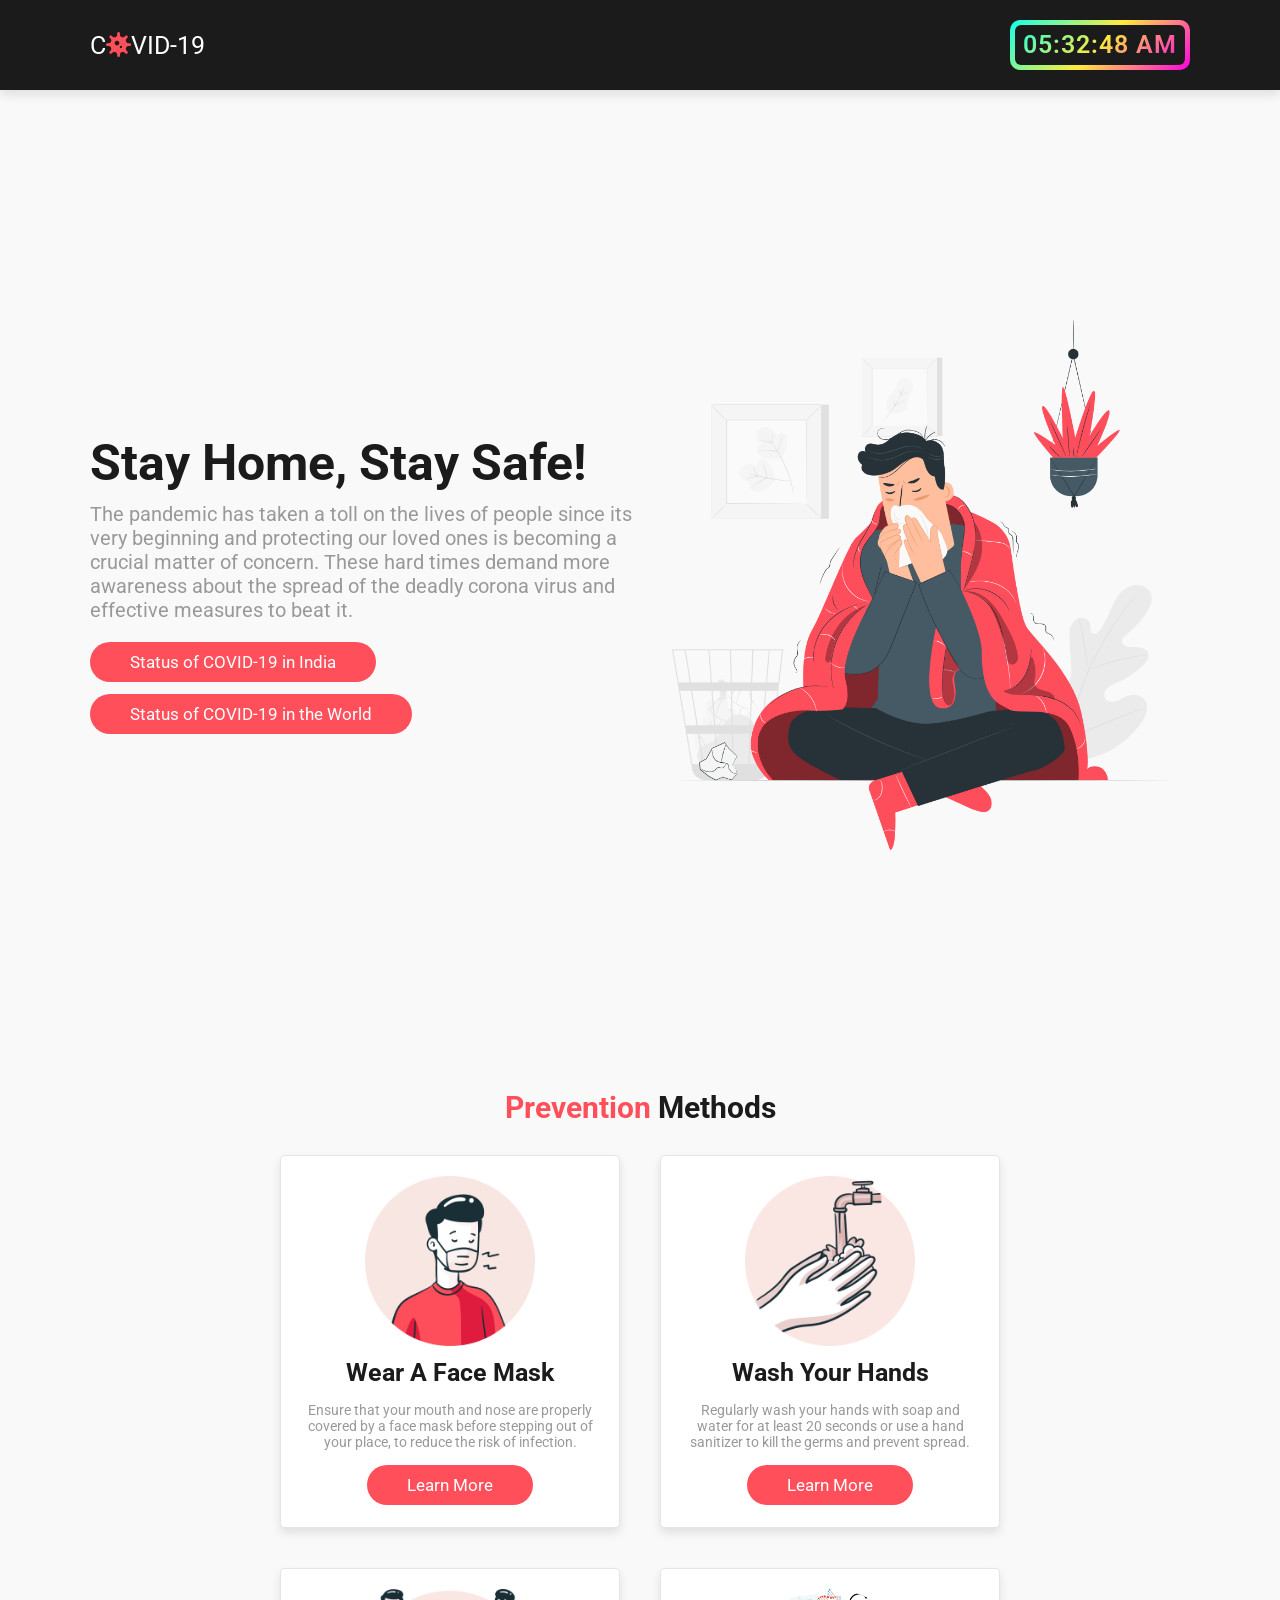
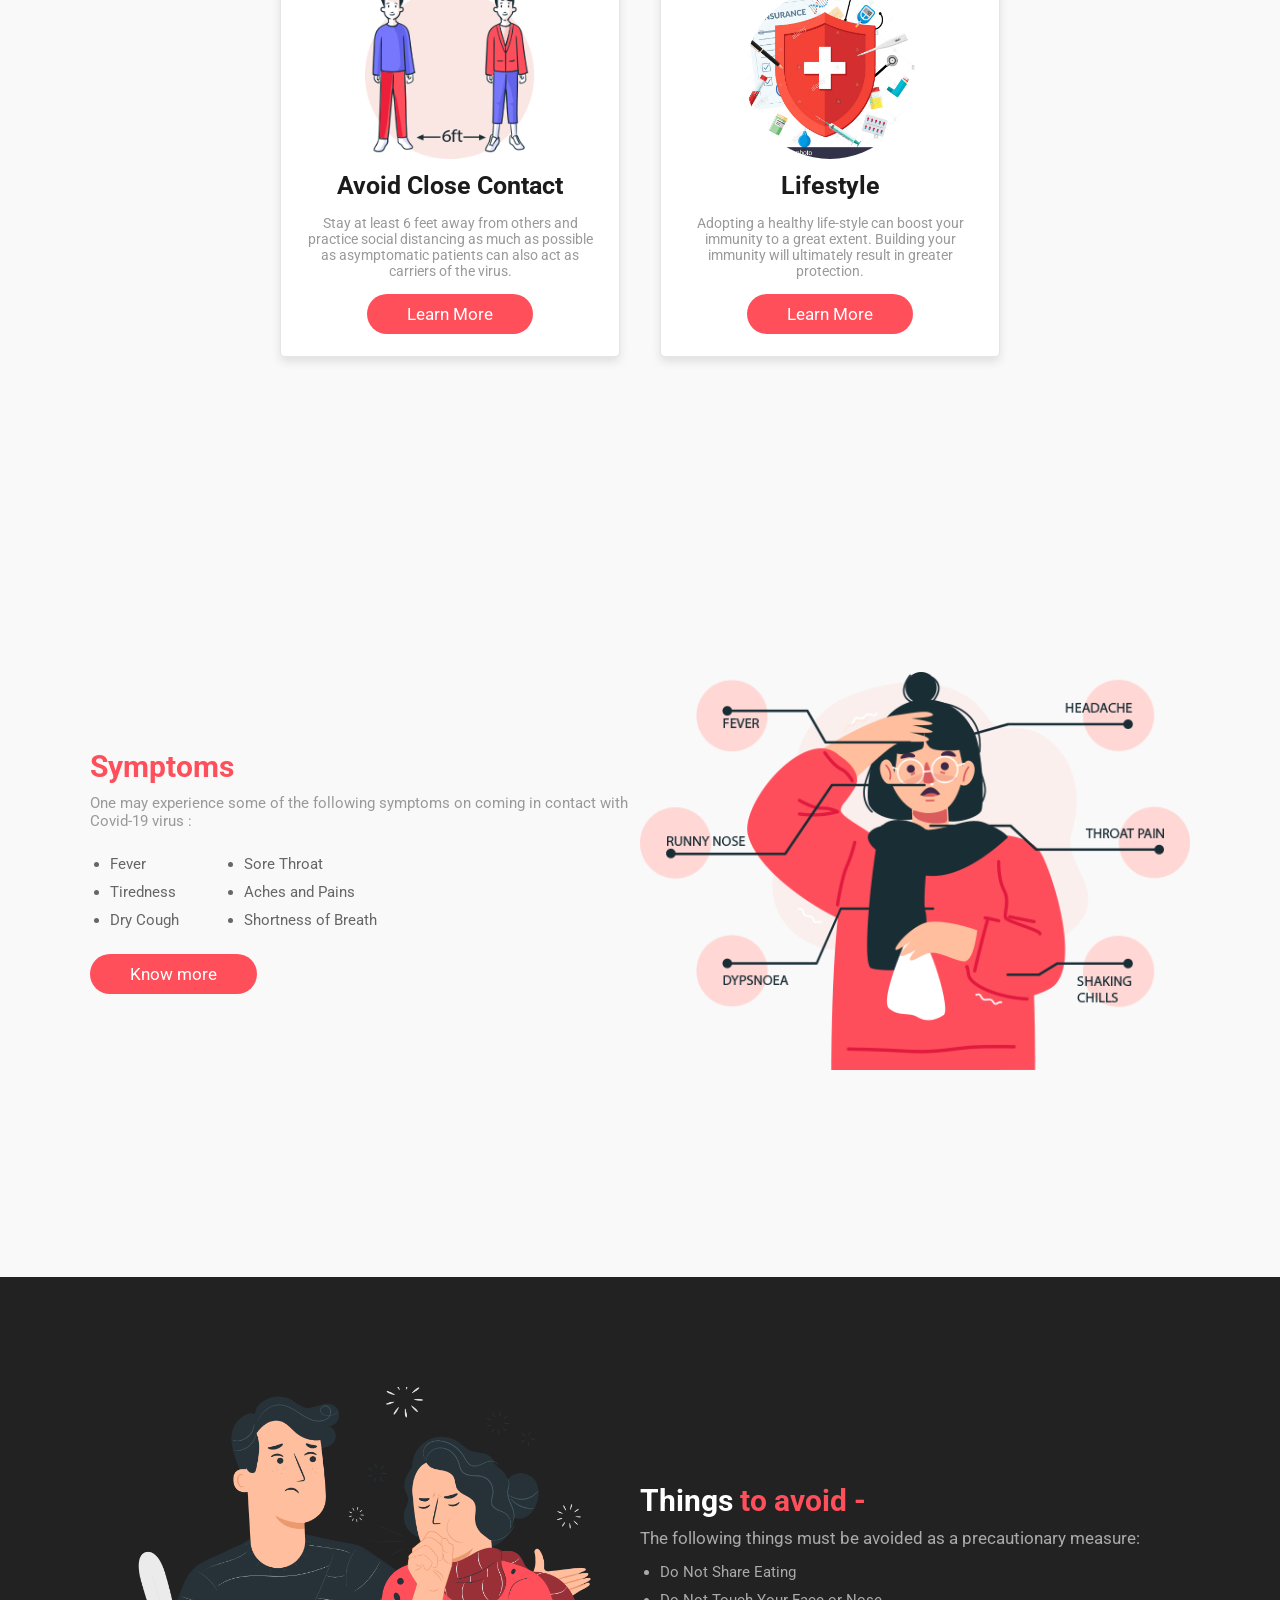
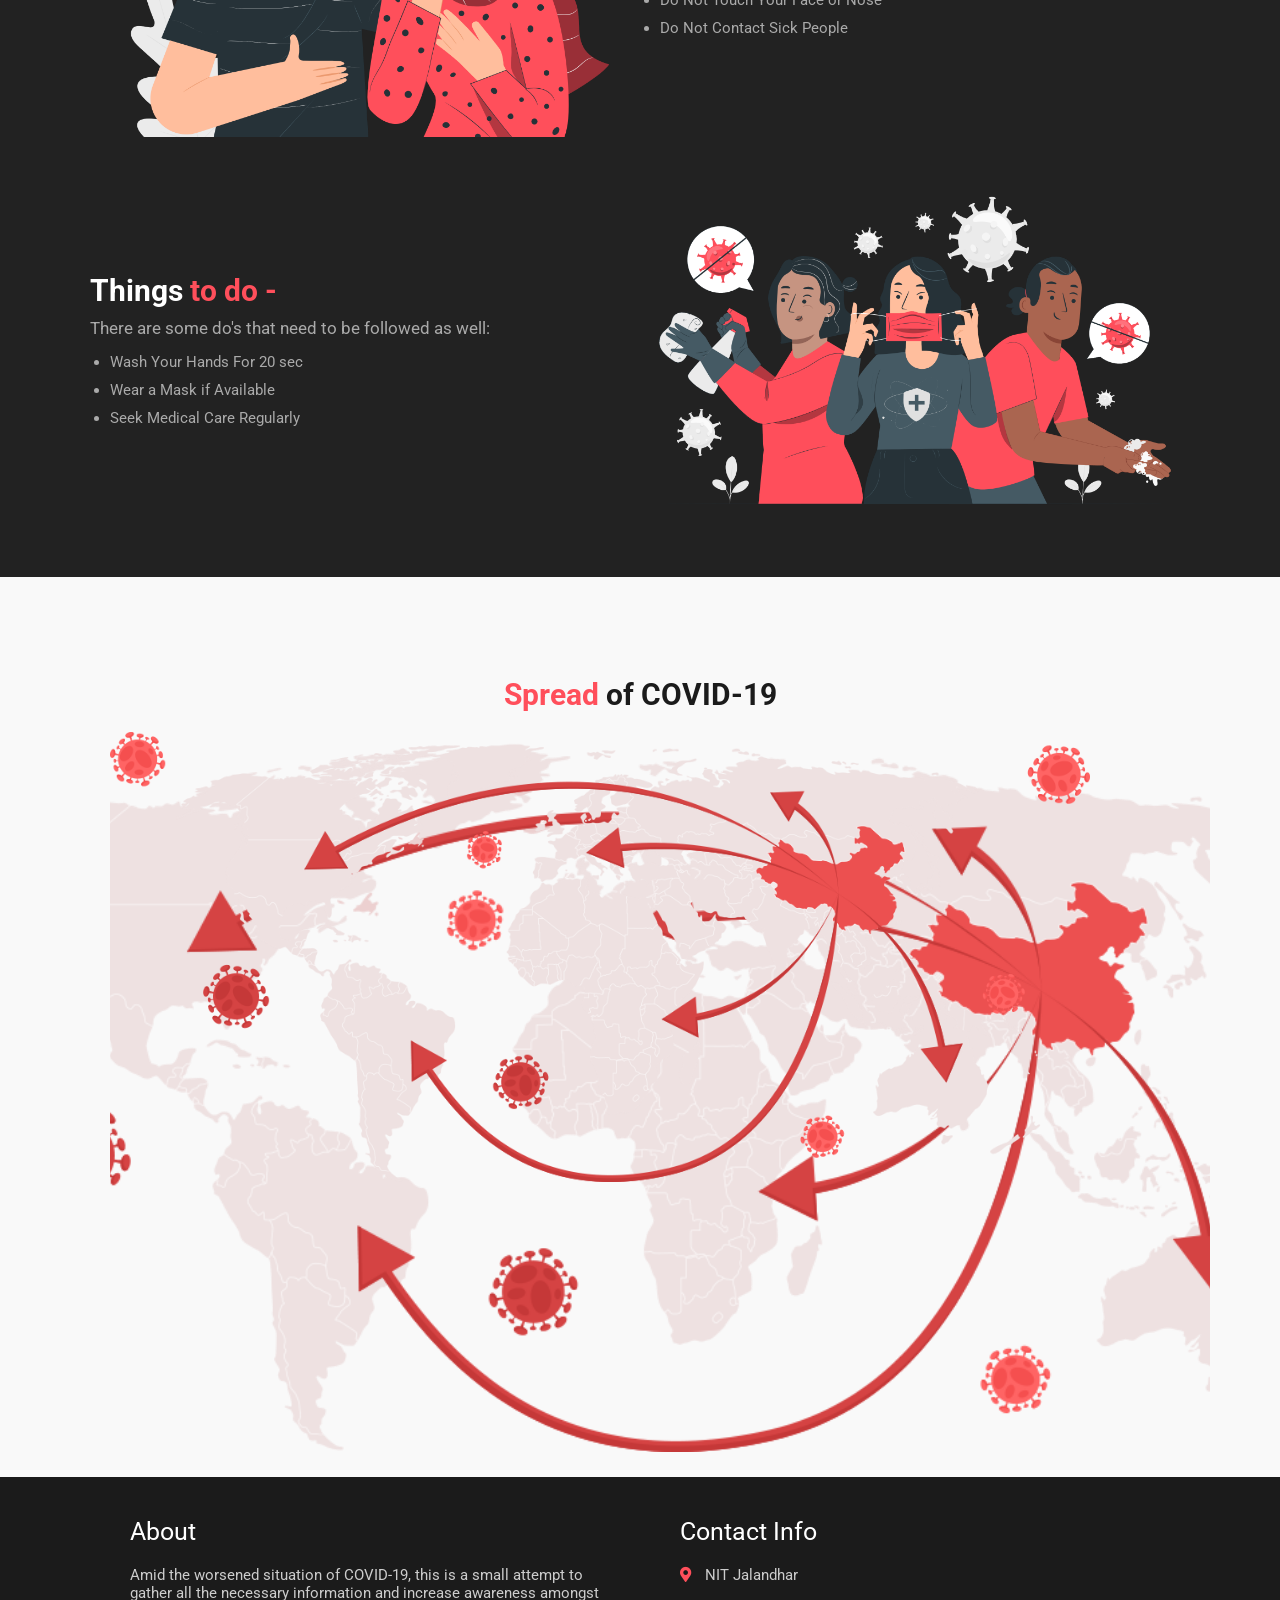
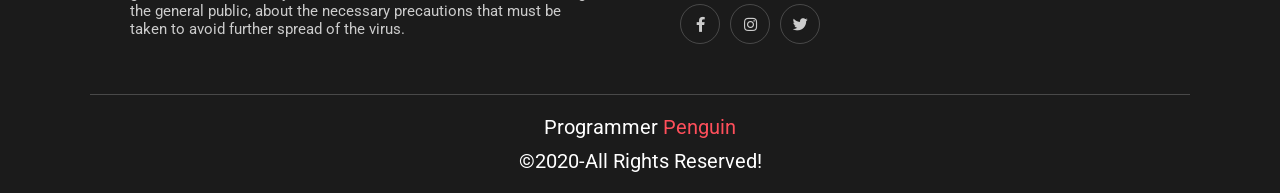
<file: index.html>
<!DOCTYPE html>
<html lang="en">
<head>
    <meta charset="UTF-8">
    <meta name="viewport" content="width=device-width, initial-scale=1.0">
    <title>Responsive Covid-19 Website Design Tutorial</title>

    <!-- font awesome cdn link  -->
    <link rel="stylesheet" href="https://cdnjs.cloudflare.com/ajax/libs/font-awesome/5.15.3/css/all.min.css">

    <!-- custom css file link  -->
    <link rel="stylesheet" href="css/style.css">
    
    <!-- favicon -->
    <link rel="shortcut icon" href="images/favicon.png" type="image/x-icon">  

</head>
<body>
    
<!-- header section starts  -->

<header>

    <a href="https://en.wikipedia.org/wiki/COVID-19" target="neio" class="logo">C<span class="fas fa-virus"></span>VID-19</a>

    <div id="menu" class="fas fa-bars"></div>

<!-- MAKE A CLOCK -->
<a href = "clock (2).html" class="" target="new">
<div class="wrapper">
   <div class="display">
      <div id="time">
</div>
</div>
<span></span>
    <span></span>
  </div>
</a>
<script>
    setInterval(()=>{
      const time = document.querySelector(".display #time");
      let date = new Date();
      let hours = date.getHours();
      let minutes = date.getMinutes();
      let seconds = date.getSeconds();
      let day_night = "AM";
      if(hours > 12){
        day_night = "PM";
        hours = hours - 12;
      }
      if(seconds < 10){
        seconds = "0" + seconds;
      }
      if(minutes < 10){
        minutes = "0" + minutes;
      }
      if(hours < 10){
        hours = "0" + hours;
      }
      time.textContent = hours + ":" + minutes + ":" + seconds + " "+ day_night;
    });
  </script>
<!-- end of CLOCK -->


</header>

<!-- header section ends -->

<!-- home section starts  -->

<section class="home" id="home">
    <div class="content">
        <h3>Stay Home, Stay Safe!</h3>
        <p> The pandemic has taken a toll on the lives of people since its very beginning and
            protecting our loved ones is becoming a crucial matter of concern. These hard times
             demand more awareness about the spread of the deadly corona virus and effective measures to beat it.</p>
        <a href="data.html" class="btn" target="newwindow1">Status of COVID-19 in India</a>
        <a href="https://covid19.who.int/" class="btn" target="newwindow2">Status of COVID-19 in the World</a>
    </div>

    <div class="image">
        <img src="images/home-img.png" alt="">
    </div>

</section>

<!-- home section ends -->

<section class="protect" id="protect">

    <h1 class="heading"><span>Prevention</span> Methods</h1>

    <div class="box-container">

        <div class="box">
            <img src="images/protect-1.png" alt="">
            <h3>Wear A Face Mask</h3>
            <p> Ensure that your mouth and nose are properly covered by a face mask before stepping out of your place, to reduce 
                the risk of infection.</p>
            <a href="facemask.html" class="btn">Learn More</a>
        </div>

        <div class="box">
            <img src="images/protect-2.png" alt="">
            <h3>Wash Your Hands</h3>
            <p>Regularly wash your hands with soap and water for at least 20 seconds or use a hand sanitizer to kill the germs and prevent spread.</p>
            <a href="hands.html" class="btn">Learn More</a>
        </div>

        <div class="box">
            <img src="images/protect-3.png" alt="">
            <h3>Avoid Close Contact</h3>
            <p>Stay at least 6 feet away from others and practice social distancing as much as possible as 
                asymptomatic patients can also act as carriers of the virus.</p>
            <a href="distance.html" class="btn">Learn More</a>
        </div>

        <div class="box">
            <img src="images/immunity.jpg" style="border-radius: 100%;" alt="">
            <h3>Lifestyle</h3>
            <p>Adopting a healthy life-style can boost your immunity to a great extent. Building your immunity will ultimately result in greater protection.</p>
            <a href="immunity.html" class="btn">Learn More</a>
        </div>

    </div>

</section>

<!-- symtoms section starts  -->

<section class="symtoms" id="symtoms">

    <div class="content">
        <h1 class="heading"><span>Symptoms</span></h1>
        <p>One may experience some of the following symptoms on coming in contact with Covid-19 virus :</p>
        <ul>
            <div class="one">
                <li>Fever</li>
                <li>Tiredness</li>
                <li>Dry Cough</li>
            </div>
            <div class="two">
                <li>Sore Throat</li>            
                <li>Aches and Pains</li>
                <li>Shortness of Breath</li>
            </div>
        </ul>
        <a href="symp.html" class="btn">Know more</a>
    </div>

    <div class="image">
        <img src="images/symptoms-img.png" alt="">
    </div>

</section>

<!-- symtoms section ends -->

<!-- prevent section starts  -->

<section class="prevent" id="prevent">

    <div class="row">

        <div class="image">
            <img src="images/dont-img.png" alt="">
        </div>

        <div class="content">
            <h1 class="heading">Things <span>to avoid -</span></h1>
            <p>The following things must be avoided as a precautionary measure: </p>
            <ul>
                <li>Do Not Share Eating</li>
                <li>Do Not Touch Your Face or Nose</li>
                <li>Do Not Contact Sick People</li>
            </ul>
        </div>

    </div>

    <div class="row">

        <div class="content">
            <h1 class="heading">Things <span>to do -</span></h1>
            <p>There are some do's that need to be followed as well:</p>
            <ul>
                <li>Wash Your Hands For 20 sec</li>
                <li>Wear a Mask if Available</li>
                <li>Seek Medical Care Regularly</li>
            </ul>
        </div>

        <div class="image">
            <img src="images/do-img.png" alt="">
        </div>

    </div>

</section>

<!-- prevent section ends -->

<!-- spread section starts  -->

<section class="spread" id="spread">

    <h1 class="heading"><span>Spread</span> of COVID-19</h1>

    <div class="image">   <img src="images/map.png" 
        alt="" style="height: 450px; width: 800 px;"></div>

</section>

<!-- spread section ends -->

<!-- footer section starts  -->

<section class="footer">

    <div class="box-container">

        <div class="box">
            <h3>About</h3>
            <p>Amid the worsened situation of COVID-19, this is a small attempt to gather all the necessary
                information and increase awareness amongst the general public, about the necessary 
                precautions that must be taken to avoid further spread of the virus.</p>
        </div>

        <div class="box">
            <h3>Contact Info</h3>
            
            <p> <i class="fas fa-map-marker-alt"></i> NIT Jalandhar </p>
            <div class="share">
                <a href="https://www.facebook.com/WHO/" target="nw1" class="fab fa-facebook-f"></a>
                <a href="https://www.instagram.com/who/?hl=en" target="nw2" class="fab fa-instagram"></a>
                <a href="https://twitter.com/who?lang=en" target="nw3" class="fab fa-twitter"></a>
            </div>
        </div>

    </div>

    <h1 class="credit"> Programmer <a href="index.html">Penguin </a></h1>
    <h1 class="credit_down">©2020-All Rights Reserved!</h1>

</section>

<!-- footer section ends -->

<!-- scroll top  -->

<a href="#home" class="scroll-top">
    <img src="images/scroll-img.png" alt="">
</a>


<!-- jquery cdn link  -->
<script src="https://cdnjs.cloudflare.com/ajax/libs/jquery/3.6.0/jquery.min.js"></script>

<!-- custom js file link  -->
<script src="js/script.js"></script>


</body>
</html>
</file>
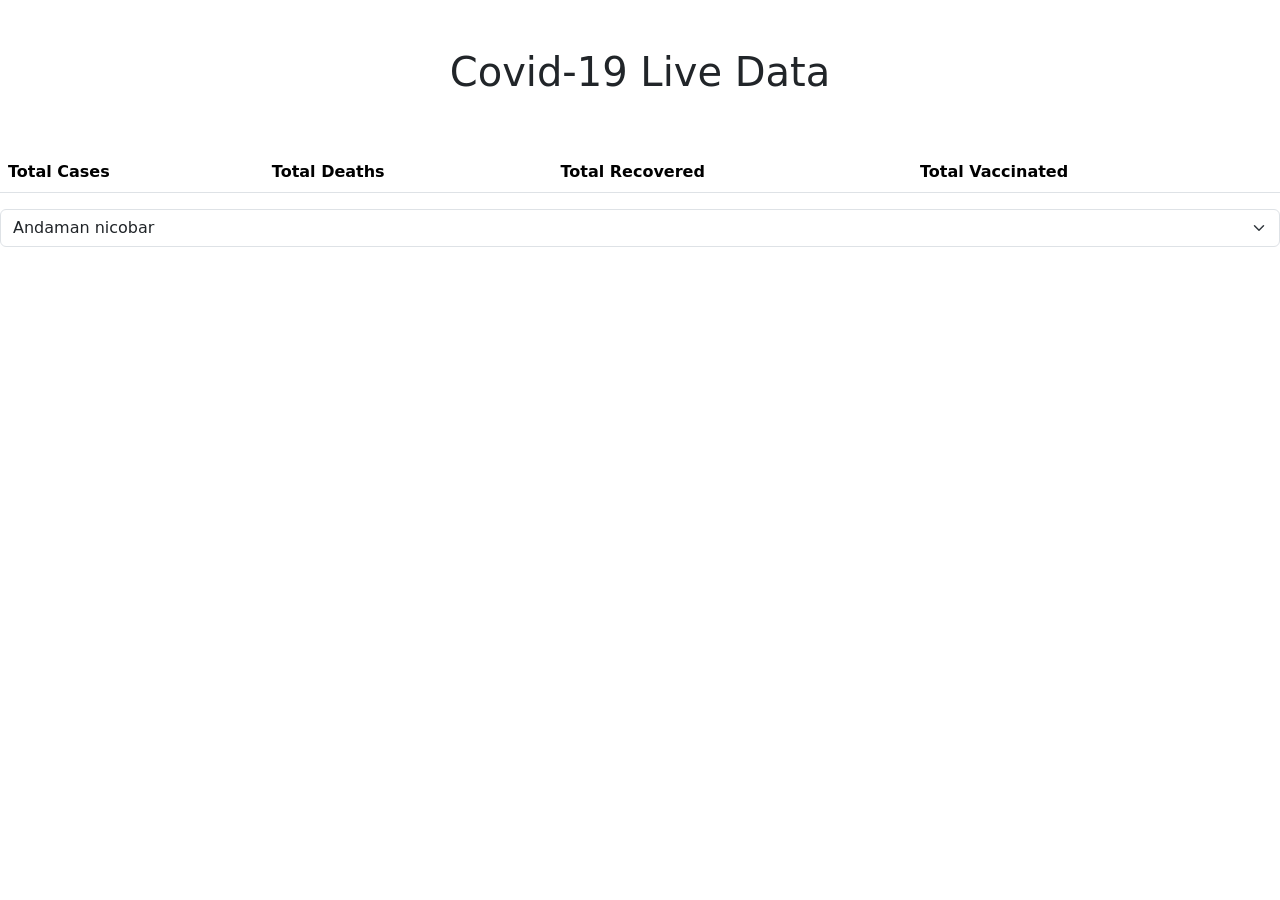
<file: data.html>
<!DOCTYPE html>
<html lang="en">
  <head>
    <meta charset="UTF-8" />
    <meta http-equiv="X-UA-Compatible" content="IE=edge" />
    <meta name="viewport" content="width=device-width, initial-scale=1.0" />
    <link
      href="https://cdn.jsdelivr.net/npm/bootstrap@5.0.0/dist/css/bootstrap.min.css"
      rel="stylesheet"
      integrity="sha384-wEmeIV1mKuiNpC+IOBjI7aAzPcEZeedi5yW5f2yOq55WWLwNGmvvx4Um1vskeMj0"
      crossorigin="anonymous"
    />
    <title>Covid-19 Data in India</title>
  </head>
  <body>
    <!-- href="https://www.covid19india.org/" -->
    <div class="cotainer">
      <h1 class="text-center mt-5">Covid-19 Live Data</h1>
      <br /><br />
      <table class="table table-hover">
        <thead>
          <tr>
            <th>Total Cases</th>
            <th>Total Deaths</th>
            <th>Total Recovered</th>
            <th>Total Vaccinated</th>
          </tr>
        </thead>
        <tbody>
          <tr id="data"></tr>
        </tbody>
      </table>
      <form id="myForm">
        <select
          class="form-select"
          aria-label="Default select example"
          onchange="val(this)"
          id="selected"
        >
          <option value="AN">Andaman nicobar</option>
          <option value="AP">Andhra pradesh</option>
          <option value="AR">Arunanchal pradesh</option>
          <option value="AS">Assam</option>
          <option value="BR">Bihar</option>
          <option value="CH">Chandigarh</option>
          <option value="CT">Chattisgarh</option>
          <option value="DL">Delhi</option>
          <option value="DN">Dadar and nagar</option>
          <option value="GA">Goa</option>
          <option value="GJ">Gujrat</option>
          <option value="HP">Himanchal pradesh</option>
          <option value="HR">Haryana</option>
          <option value="JH">Jharkhand</option>
          <option value="JK">Jammu and kashmir</option>
          <option value="KA">Karnatka</option>
          <option value="KL">Kerala</option>
          <option value="LA">Ladakh</option>
          <option value="LD">Lakskadweep</option>
          <option value="MH">Maharashtra</option>
          <option value="ML">Meghalaya</option>
          <option value="MN">Manipur</option>
          <option value="MP">Madhya pradesh</option>
          <option value="MZ">Mizoram</option>
          <option value="MZ">Mizoram</option>
          <option value="NL">Nagaland</option>
          <option value="OR">Orissa</option>
          <option value="PB">Punjab</option>
          <option value="PY">Pondicherry</option>
          <option value="RJ">Rajasthan</option>
          <option value="SK">Sikkim</option>
          <option value="TG">Telangana</option>
          <option value="TN">Tamil nadu</option>
          <option value="TR">Tripura</option>
          <option value="UP">Uttar pradesh</option>
          <option value="UT">Uttrakhand</option>
          <option value="WB">West benga</option>
        </select>
      </form>
    </div>
    <script
      src="https://cdn.jsdelivr.net/npm/bootstrap@5.0.0/dist/js/bootstrap.bundle.min.js"
      integrity="sha384-p34f1UUtsS3wqzfto5wAAmdvj+osOnFyQFpp4Ua3gs/ZVWx6oOypYoCJhGGScy+8"
      crossorigin="anonymous"
    ></script>
    <script
      src="https://cdn.jsdelivr.net/npm/@popperjs/core@2.9.2/dist/umd/popper.min.js"
      integrity="sha384-IQsoLXl5PILFhosVNubq5LC7Qb9DXgDA9i+tQ8Zj3iwWAwPtgFTxbJ8NT4GN1R8p"
      crossorigin="anonymous"
    ></script>
    <script
      src="https://cdn.jsdelivr.net/npm/bootstrap@5.0.0/dist/js/bootstrap.min.js"
      integrity="sha384-lpyLfhYuitXl2zRZ5Bn2fqnhNAKOAaM/0Kr9laMspuaMiZfGmfwRNFh8HlMy49eQ"
      crossorigin="anonymous"
    ></script>
    <script src="js/fetch.js"></script>
  </body>

  <!-- <script>
    $(document).ready(function () {
      init();

      function init() {
        var url = "https://api.covid19india.org/v4/min/data.min.json";

        $.get(url, function (data) {
          console.log(data);
        });
      }
    });
  </script> -->
</html>
</file>
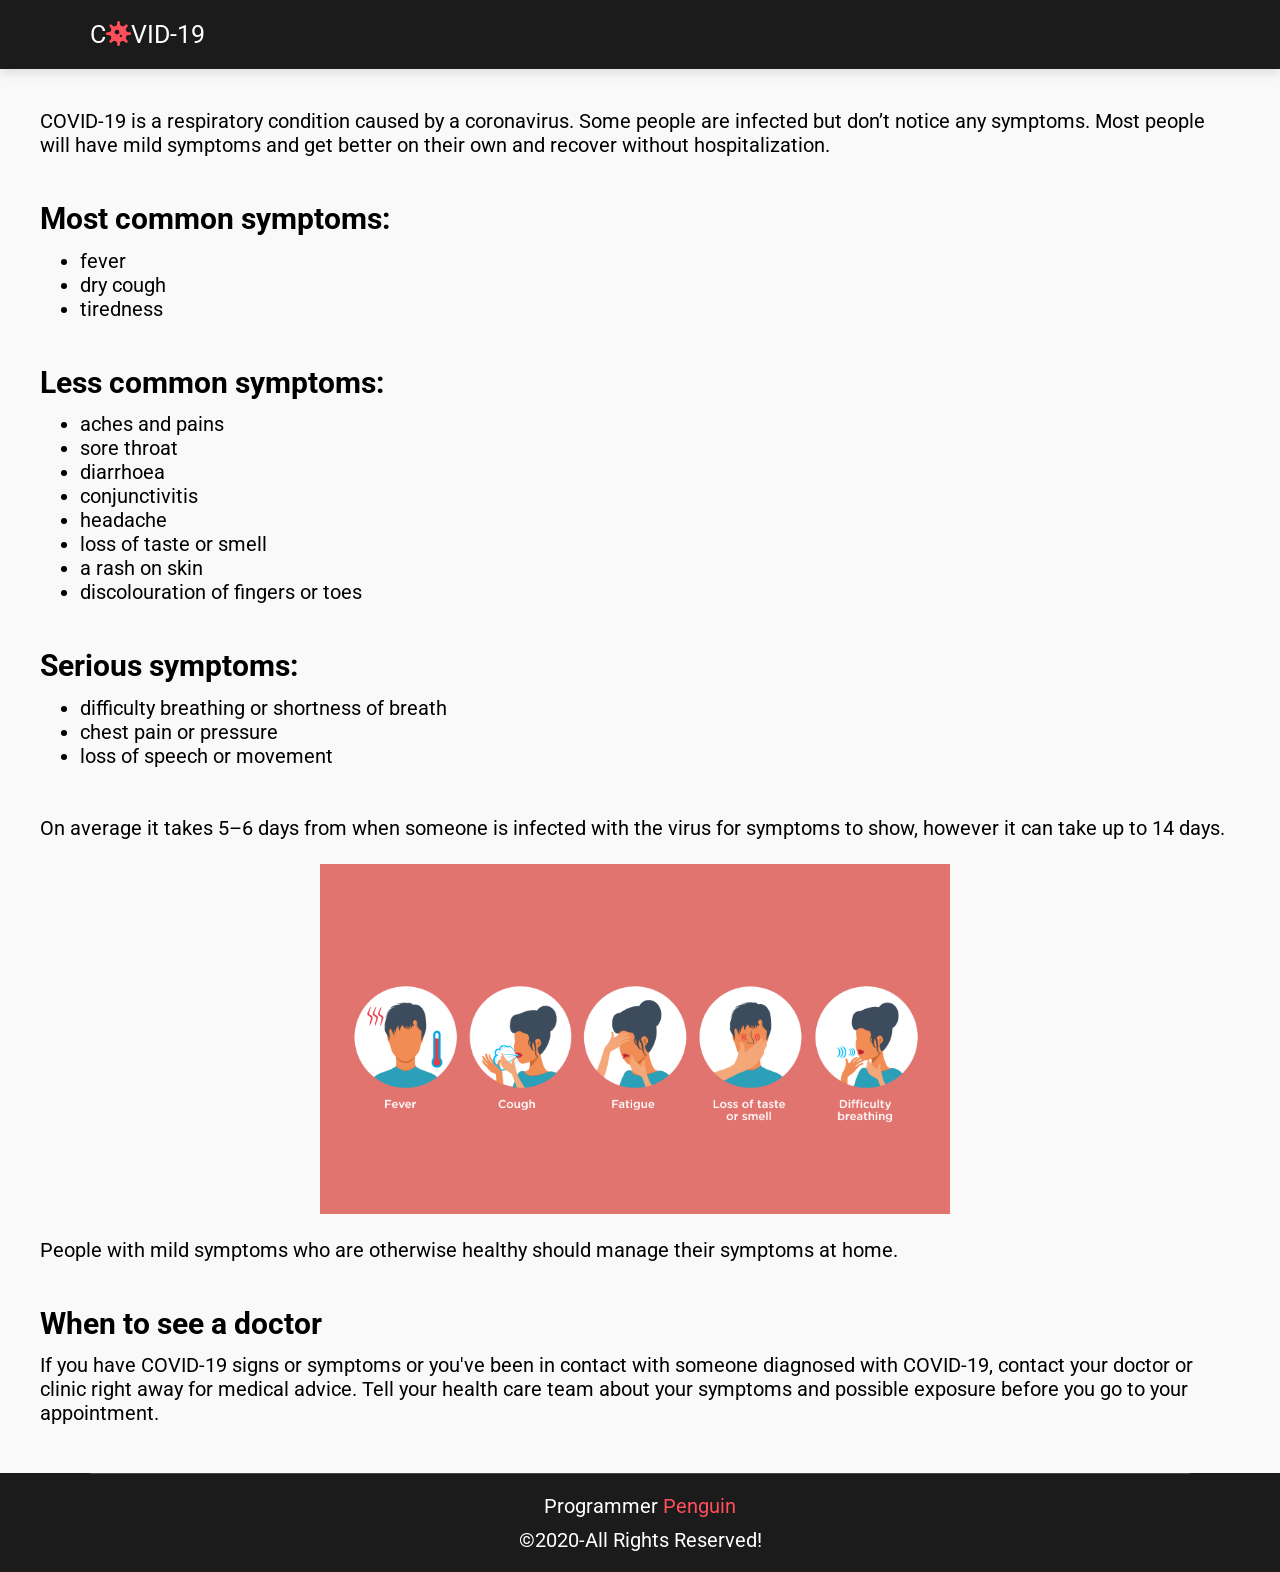
<file: symp.html>
<!DOCTYPE html>
<html lang="en">

<head>
    <meta charset="UTF-8">
    <meta http-equiv="X-UA-Compatible" content="IE=edge">
    <meta name="viewport" content="width=device-width, initial-scale=1.0">
    <title>Symptoms</title>
    <link rel="stylesheet" href="css/immunity.css">
    <link rel="stylesheet" href="https://cdnjs.cloudflare.com/ajax/libs/font-awesome/5.15.3/css/all.min.css">
    <!-- favicon -->
    <link rel="shortcut icon" href="favicon.png" type="image/x-icon">  
</head>

<body>

    <header style="position: relative;">

        <a href="#" class="logo">C<span class="fas fa-virus"></span>VID-19</a>
    
    
    </header>

    <div class="written">
        <div class="paragraph">COVID-19 is a respiratory condition caused by a coronavirus. Some people are 
            infected but don’t notice any symptoms. Most people will have mild symptoms and get better on their
             own and recover without hospitalization. </div>
             <p class="paragraph">&nbsp;</p>
            <h2 class="title"><strong>Most common symptoms:</strong></h2>
             <ul>
                 <li class="listy">fever</li>
                 <li class="listy">dry cough</li>
                 <li class="listy">tiredness</li>
             </ul> <p class="paragraph">&nbsp;</p>
            <h2 class="title"><strong>Less common symptoms:</strong></h2>
             <ul>
                <li class="listy">aches and pains</li>
                <li class="listy">sore throat</li>
                <li class="listy">diarrhoea</li>
                <li class="listy">conjunctivitis</li>
                <li class="listy">headache</li>
                <li class="listy">loss of taste or smell</li>
                <li class="listy">a rash on skin</li>
                <li class="listy">discolouration of fingers or toes</ul>
            </ul> 
            <p class="paragraph">&nbsp;</p>
             <h2 class="title"><strong>Serious symptoms:</strong></h2>
             <ul>
                 <li class="listy">difficulty breathing or shortness of breath</li>
                 <li class="listy">chest pain or pressure</li>
                 <li class="listy">loss of speech or movement</li>
             </ul> 
             <p class="paragraph">&nbsp;</p><p class="paragraph">&nbsp;</p>
             <p class="paragraph">On average it takes 5–6 days from when someone is infected with the virus for 
                 symptoms to show, however it can take up to 14 days. </p>
                 <p class="paragraph">&nbsp;</p>
                 <div class="image">
                <img src="images/sym.png" style="padding-left: 25%; width: 950px; height: 350px;">
                    </div><br><br>
             <p class="paragraph">People with mild symptoms who are otherwise healthy should manage their symptoms at home.</p>
             <p class="paragraph">&nbsp;</p>
             <h2 class="title"><strong>When to see a doctor</strong></h2>
             <p class="paragraph"> If you have COVID-19 signs or symptoms or you've been in contact with someone diagnosed with COVID-19, 
            contact your doctor or clinic right away for medical advice. Tell your health care team about your
            symptoms and possible exposure before you go to your appointment.</p>
                  <p class="paragraph">&nbsp;</p>
                  <p class="paragraph">&nbsp;</p>
    </div>
    <section class="footer">
        <h1 class="credit"> Programmer <a href="#">Penguin </a></h1>
        <h1 class="credit_down">©2020-All Rights Reserved!</h1>
    </section>


</body>

</html>
</file>
<file: css/style.css>
@import url('https://fonts.googleapis.com/css2?family=Roboto:wght@100;300;400&display=swap');

:root{
    --red:#FF4F5B;
}

*{
    font-family: ubuntu, 'Roboto', sans-serif;
    margin:0; padding:0;
    box-sizing: border-box;
    outline: none; border:none;
    text-decoration: none;
    transition:all .3s cubic-bezier(.16,.8,.62,1.52);
}

*::selection{
    background:var(--red);
    color:#fff;
}

html{
    font-size: 62.5%;
    overflow-x: hidden;
}

html::-webkit-scrollbar{
    width:1.3rem;
}

html::-webkit-scrollbar-track{
    background: #000;
}

html::-webkit-scrollbar-thumb{
    background: var(--red);
}

body{
    background:#f9f9f9;
}

section{
    min-height: 100vh;
    padding:0 7%;
    padding-top: 9rem;
}

.btn{
    display: inline-block;
    margin-top: 1rem;
    padding:1rem 4rem;
    border-radius: 5rem;
    background:var(--red);
    color:#fff;
    overflow: hidden;
    position: relative;
    z-index: 0;
    font-size: 1.7rem;
}

.btn::before{
    content:'';
    position: absolute;
    top: 0; left: 0;
    height: 100%;
    width: 100%;
    z-index: -1;
    background:#444;
    clip-path: polygon(0 0, 100% 0, 0 0, 0% 100%);
    transition:.3s linear;
}

.btn:hover::before{
    clip-path: polygon(0 0, 100% 0, 100% 100%, 0% 100%);
}

.heading{
    font-size: 3rem;
    color:#1b1b1b;
}

.heading span{
    color:var(--red);
}


header{
    width:100%;
    background: #1b1b1b;
    display: flex;
    align-items: center;
    justify-content: space-between;
    position: relative;
    top:0; left: 0;
    z-index: 1000;
    padding:2rem 7%;
    box-shadow: 0 .5rem 1rem rgba(0,0,0,.1);
}

header .logo{
    font-size: 2.5rem;
    color:#fff;
}

header .logo:hover{
    color: crimson;
    transition-duration: 0.3sec;  
}

header .logo span{
    color:var(--red);
}

header .navbar ul{
    display: flex;
    align-items: center;
    justify-content: center;
    list-style: none;
}

header .navbar ul li{
    margin-left: 2.5rem;
}

header .navbar ul li a{
    color:#999;
    font-size: 2rem;
}

header .navbar ul li a.active,
header .navbar ul li a:hover{
    color:var(--red);
    border-bottom: .2rem solid var(--red);
    padding:.7rem 0;
}

#menu{
    font-size: 3rem;
    color:#999;
    cursor: pointer;
    display: none;
}

.home{
    display: flex;
    align-items: center;
    justify-content: center;
    flex-wrap: wrap;
}

.home .image{
    flex:1 1 40rem;
}

.home .image img{
    width:100%;
}

.home .content{
    flex:1 1 40rem;
}

.home .content span{
    color:var(--red);
    font-size: 2.5rem;
}

.home .content h3{
    color:#1b1b1b;
    font-size: 5rem;
}

.home .content p{
    color:#999;
    font-size: 2rem;
    padding:1rem 0;
}

.protect .heading{
    text-align: center;
    padding:1rem;
}

.protect .box-container{
    display: flex;
    align-items: center;
    justify-content: center;
    flex-wrap: wrap;
}

.protect .box-container .box{
    background:#fff;
    border:.1rem solid rgba(0,0,0,.1);
    padding:2rem;
    margin:2rem;
    width:34rem;
    border-radius: .5rem;
    box-shadow: 0 .5rem 1rem rgba(0,0,0,.1);
    text-align: center;
}

.protect .box-container .box img{
    height: 17rem;
    width:17rem;
}

.protect .box-container .box h3{
    font-size: 2.5rem;
    color:#1b1b1b;
    padding:1rem 0;
}

.protect .box-container .box p{
    font-size: 1.4rem;
    color:#999;
    padding:.5rem;
}

.protect .box-container .box:hover{
    transform:translateY(-1rem);
}

.symtoms{
    display: flex;
    align-items: center;
    justify-content: center;
    flex-wrap: wrap;
}

.symtoms .content{
    flex:1 1 40rem;
}

.symtoms .image{
    flex:1 1 40rem;
}

.symtoms .image img{
    width:100%;
}

.symtoms .content p{
    font-size: 1.5rem;
    color:#999;
    padding:1rem 0;
}

.symtoms .content ul{
    display: flex;
    flex-wrap: wrap;
    padding:1rem 0;
}

.symtoms .content ul .two{
    padding-left: 4.5rem;
}

.symtoms .content ul li{
    margin-left: 2rem;
    font-size: 1.5rem;
    color:#666;
    padding: .5rem 0;
}

.prevent{
    background:#222;
}

.prevent .row{
    display: flex;
    align-items: center;
    justify-content: center;
    flex-wrap: wrap;
    padding:2rem 0;
}

.prevent .row .image{
    flex:1 1 37rem;
    height:35rem;
    text-align: center;
}

.prevent .row .image img{
    height:100%;
    width:100%;
    object-fit: cover;
}

.prevent .row .content{
    padding:2rem 0;
    flex:1 1 37rem;
}

.prevent .row .content .heading{
    color:#fff;
}

.prevent .row .content p{
    font-size: 1.7rem;
    color:#aaa;
    padding:1rem 0;
}

.prevent .row .content ul li{
    margin-left: 2rem;
    font-size: 1.5rem;
    color:#aaa;
    padding:.5rem 0;
}

.handwash .heading{
    text-align: center;
    padding:1rem;
}

.handwash .box-container{
    display: flex;
    align-items: center;
    justify-content: center;
    flex-wrap: wrap;
}

.handwash .box-container .box{
    background:#fff;
    border:.1rem solid rgba(0,0,0,.1);
    margin:2rem;
    margin-top: 3rem;
    padding:2rem 3.5rem;
    text-align: center;
    position: relative;
}

.handwash .box-container .box img{
    height:17rem;
    width:17rem;
}

.handwash .box-container .box h3{
    font-size: 2rem;
    color:#666;
    padding:1rem 0;
}

.handwash .box-container .box span{
    display: block;
    position: absolute;
    top:-2rem; left:-2rem;
    height:5rem; width:5rem;
    line-height: 5rem;
    font-size: 2rem;
    color:#fff;
    background:var(--red);
    border-radius: 5rem;
}

.spread .heading{
    text-align: center;
    padding:1rem;
}

.spread .image{
    height: 80vh;
    width:100%;
    background:url(../images/map.png) no-repeat;
    background-size: cover;
    background-position: center;
    margin: 1rem 2rem 3rem 2rem;
}

.footer{
    min-height: auto;
    padding-top: 0;
    background:#1b1b1b;
}

.footer .box-container{
    display: flex;
    justify-content: center;
    flex-wrap: wrap;
}

.footer .box-container .box{
    flex:1 1 25rem;
    margin:4rem;
}

.footer .box-container .box h3{
    font-size: 2.5rem;
    color:#fff;
    padding-bottom: 1rem;
    font-weight: normal;
}

.footer .box-container .box p{
    font-size: 1.5rem;
    color:#ccc;
    padding:1rem 0;
}

.footer .box-container .box p i{
    padding-right: 1rem;
    color:var(--red);
}

.footer .box-container .box a{
    font-size: 1.5rem;
    color:#ccc;
    padding:1rem 0;
    display: block;
}

.footer .box-container .box a:hover{
    color:var(--red);
}

.footer .box-container .box .share{
    display: flex;
    flex-wrap: wrap;
    padding:1rem 0;
}

.footer .box-container .box .share a{
    height:4rem;
    width:4rem;
    line-height: 2rem;
    text-align: center;
    border-radius: 5rem;
    border:.1rem solid #fff3;
    margin-right: 1rem;
}

.footer .box-container .box .share a:hover{
    background:#fff;
}

.footer .credit{
    padding-top: 2rem;
    padding-bottom: 1rem;
    padding-left: 1rem;
    padding-right: 1rem;
    text-align: center;
    color:#fff;
    font-weight: normal;
    font-size: 2rem;
    border-top: .1rem solid #fff3;
}
.footer .credit_down{
    padding-bottom: 2rem;
    text-align: center;
    color:#fff;
    font-weight: normal;
    font-size: 2rem;
}

.footer .credit a{
    color:var(--red);
}

.scroll-top{
    position: fixed;
    bottom:7.5rem; right:2rem;
    z-index: 100;
    display: none;
}

.scroll-top img{
    height: 7rem;
}


/* CLOCK STYLING */

  .wrapper{
      margin:0;
      padding:0;
    height: 5rem;
    width: 18rem;
    position: relative;
    background: linear-gradient(135deg, #14ffe9, #ffeb3b, #ff00e0);
    border-radius: 10px;
    cursor: default;
    animation: animate 1.5s linear infinite;
  }
  .wrapper:hover{
      cursor: pointer;
        font-size: 2.8rem;
    }
  .wrapper .display,
  .wrapper span{
    position: absolute;
    top: 50%;
    left: 50%;
    transform: translate(-50%, -50%);
  }
  .wrapper .display{
    z-index: 999;
    height: 4rem;
    width: 17rem;
    background: #1b1b1b;
    border-radius: 6px;
    text-align: center;
  }
  .display #time{
    line-height: 40px;
    color: #fff;
    font-size: 2.5rem;
    font-weight: 600;
    letter-spacing: 1px;
    background: linear-gradient(135deg, #14ffe9, #ffeb3b, #ff00e0);
    -webkit-background-clip: text;
    -webkit-text-fill-color: transparent;
    animation: animate 1.5s linear infinite;
  }
  @keyframes animate {
    100%{
      filter: hue-rotate(360deg);
    }
  }
  .wrapper span{
    /* height: 100%;
    width: 100%; */
    border-radius: 10px;
    background: inherit;
  }
  .wrapper span:first-child{
    filter: blur(7px);
  }
  .wrapper span:last-child{
    filter: blur(20px);
  }
  















/* media queries  */

@media (max-width:991px){

    html{
        font-size: 55%;
    }

}

@media (max-width:768px){

    #menu{
        display: block;
    }

    header .navbar{
        position: fixed;
        top:8rem; left:-120%;
        height: 100%;
        width:100%;
        background:#eee;
        border-top: .2rem solid rgba(0,0,0,.1);
    }

    header .navbar ul{
        flex-flow: column;
        padding:2rem;
    }

    header .navbar ul li{
        text-align: center;
        width:100%;
        margin:1rem 0;
    }

    header .navbar ul li a{
        display: block;
        padding:1rem;
    }

    header .navbar ul li a.active,
    header .navbar ul li a:hover{
        padding:1rem;
        background:var(--red);
        color:#fff;
        border:none;
        border-radius: 5rem;
    }

    .fa-times{
        transform: rotate(180deg);
    }

    header .navbar.nav-toggle{
        left:0;
    }

    .home .content{
        text-align: center;
    }

    .prevent .row:last-child{
        flex-flow: column-reverse;
    }

}

@media (max-width:500px){

    html{
        font-size: 50%;
    }

    section{
        padding:0 3%;
        padding-top: 9rem;
    }

}
</file>
<file: css/immunity.css>
@import url('https://fonts.googleapis.com/css2?family=Roboto:wght@100;300;400&display=swap');

:root{
    --red:#FF4F5B;
}

*{
    font-family: ubuntu, 'Roboto', sans-serif;
    margin:0; padding:0;
    box-sizing: border-box;
    outline: none; border:none;
    text-decoration: none;
    transition:all .3s cubic-bezier(.16,.8,.62,1.52);
}

*::selection{
    background:var(--red);
    color:#fff;
}

html{
    font-size: 62.5%;
    overflow-x: hidden;
}

html::-webkit-scrollbar{
    width:1.3rem;
}

html::-webkit-scrollbar-track{
    background: #000;
}

html::-webkit-scrollbar-thumb{
    background: var(--red);
}

body{
    background:#f9f9f9;
}

section{
    min-height: 100vh;
    padding:0 7%;
    padding-top: 9rem;
}

.btn{
    display: inline-block;
    margin-top: 1rem;
    padding:1rem 4rem;
    border-radius: 5rem;
    background:var(--red);
    color:#fff;
    overflow: hidden;
    position: relative;
    z-index: 0;
    font-size: 1.7rem;
}

.btn::before{
    content:'';
    position: absolute;
    top: 0; left: 0;
    height: 100%;
    width: 100%;
    z-index: -1;
    background:#444;
    clip-path: polygon(0 0, 100% 0, 0 0, 0% 100%);
    transition:.3s linear;
}

.btn:hover::before{
    clip-path: polygon(0 0, 100% 0, 100% 100%, 0% 100%);
}

.heading{
    font-size: 3rem;
    color:#666;
}

.heading span{
    color:var(--red);
}


header{
    margin-bottom: 4rem;
    width:100%;
    background: #1b1b1b;
    display: flex;
    align-items: center;
    justify-content: space-between;
    position: relative;
    height: min-content;
    top:0; left: 0;
    z-index: 1000;
    padding:2rem 7%;
    box-shadow: 0 .5rem 1rem rgba(0,0,0,.1);
}

header .logo{
    font-size: 2.5rem;
    color:#fff;
}

header .logo:hover{
    color: crimson;
    transition-duration: 0.3sec;  
}

header .logo span{
    color:var(--red);
}

header .navbar ul{
    display: flex;
    align-items: center;
    justify-content: center;
    list-style: none;
}


/* text styles */

.title{
    margin-top: 2rem;
    font-size: 3rem;
    color: #000;
    font-weight: 700;
    margin-bottom: 1.25rem;
    clear: both;
    margin-left: 4rem;
    margin-right: 5rem;
}
.listy{
    margin-left: 8rem;
    margin-right: 5rem;
    font-size: 2rem;
}
.paragraph{
    margin-left: 4rem;
    margin-right: 5rem;
    font-size: 2rem
}






/* footer styles */

.footer{
    min-height: auto;
    padding-top: 0;
    background:#1b1b1b;
}

.footer .box-container{
    display: flex;
    justify-content: center;
    flex-wrap: wrap;
}

.footer .box-container .box{
    flex:1 1 25rem;
    margin:4rem;
}

.footer .box-container .box h3{
    font-size: 2.5rem;
    color:#fff;
    padding-bottom: 1rem;
    font-weight: normal;
}

.footer .box-container .box p{
    font-size: 1.5rem;
    color:#ccc;
    padding:1rem 0;
}

.footer .box-container .box p i{
    padding-right: 1rem;
    color:var(--red);
}

.footer .box-container .box a{
    font-size: 1.5rem;
    color:#ccc;
    padding:1rem 0;
    display: block;
}

.footer .box-container .box a:hover{
    color:var(--red);
}

.footer .box-container .box .share{
    display: flex;
    flex-wrap: wrap;
    padding:1rem 0;
}

.footer .box-container .box .share a{
    height:4rem;
    width:4rem;
    line-height: 2rem;
    text-align: center;
    border-radius: 5rem;
    border:.1rem solid #fff3;
    margin-right: 1rem;
}

.footer .box-container .box .share a:hover{
    background:#fff;
}

.footer .credit{
    padding-top: 2rem;
    padding-bottom: 1rem;
    padding-left: 1rem;
    padding-right: 1rem;
    text-align: center;
    color:#fff;
    font-weight: normal;
    font-size: 2rem;
    border-top: .1rem solid #fff3;
}
.footer .credit_down{
    padding-bottom: 2rem;
    text-align: center;
    color:#fff;
    font-weight: normal;
    font-size: 2rem;
}

.footer .credit a{
    color:var(--red);
}
</file>
